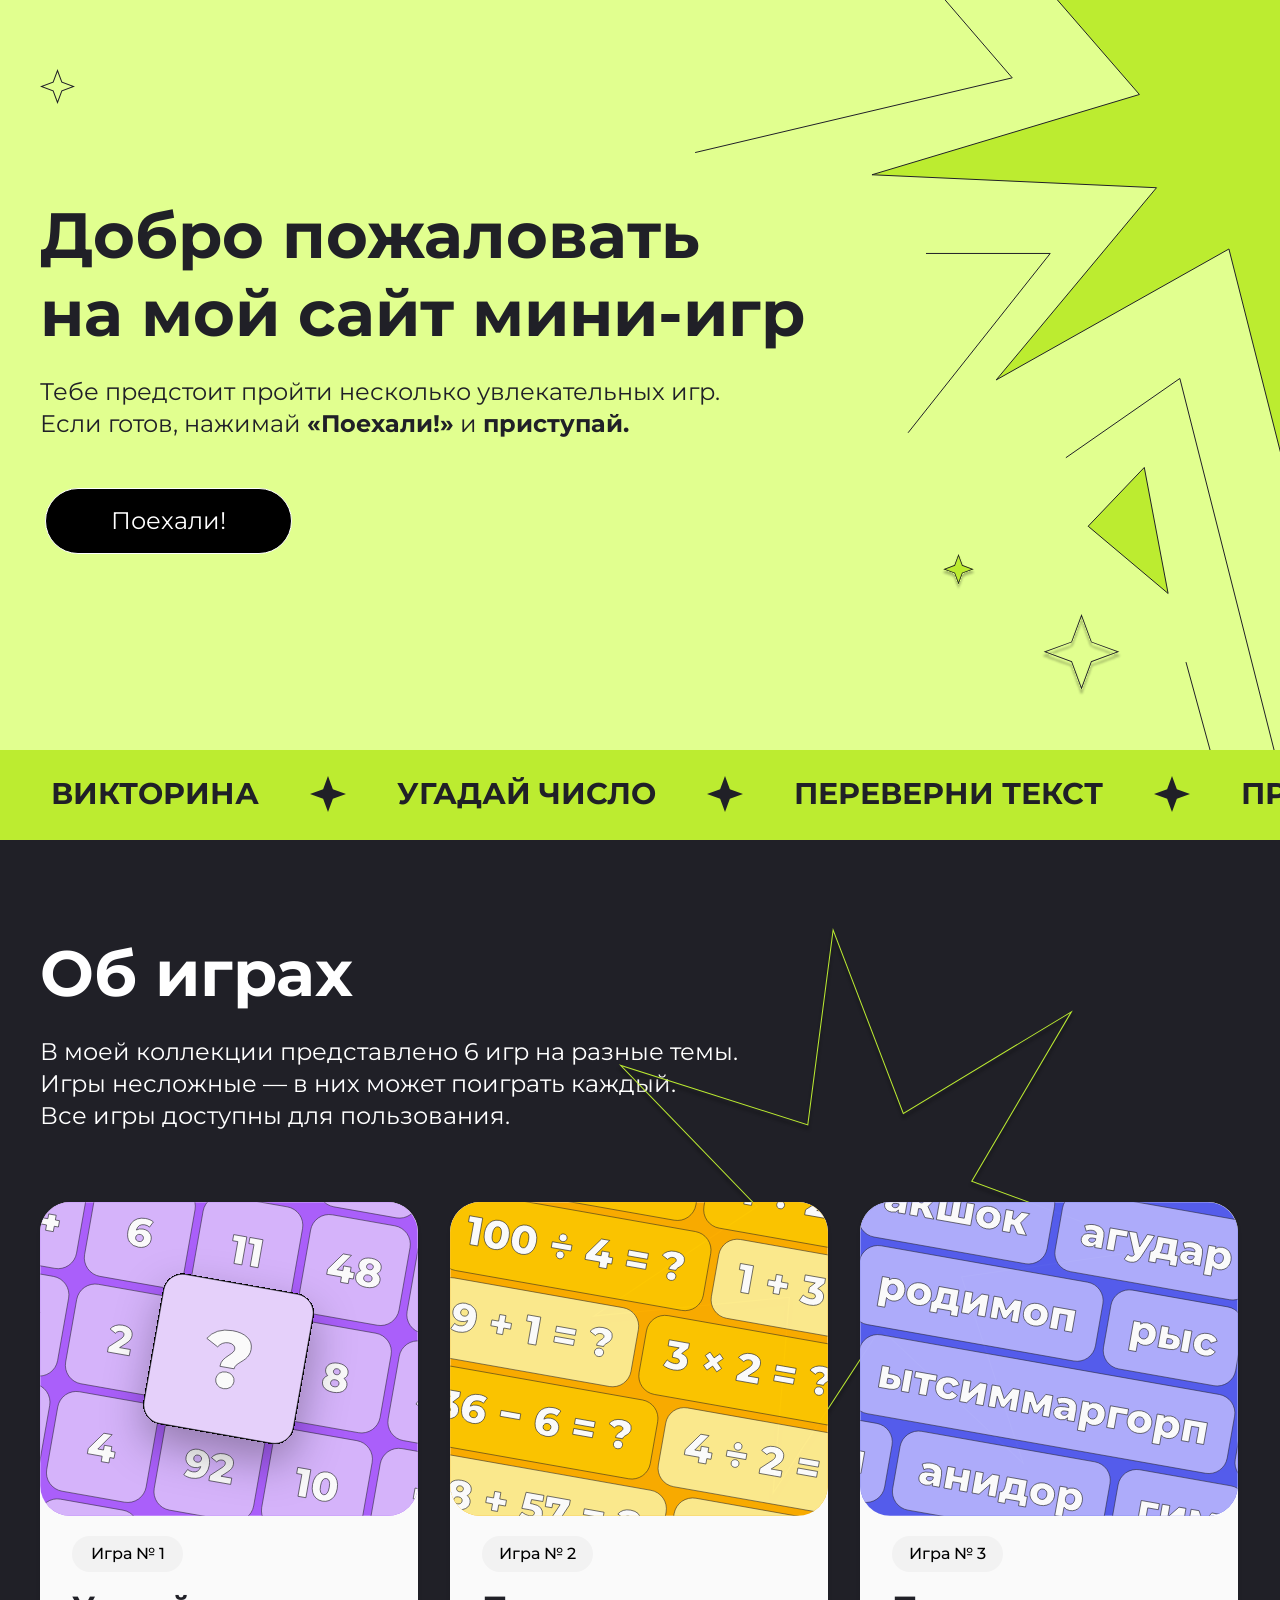
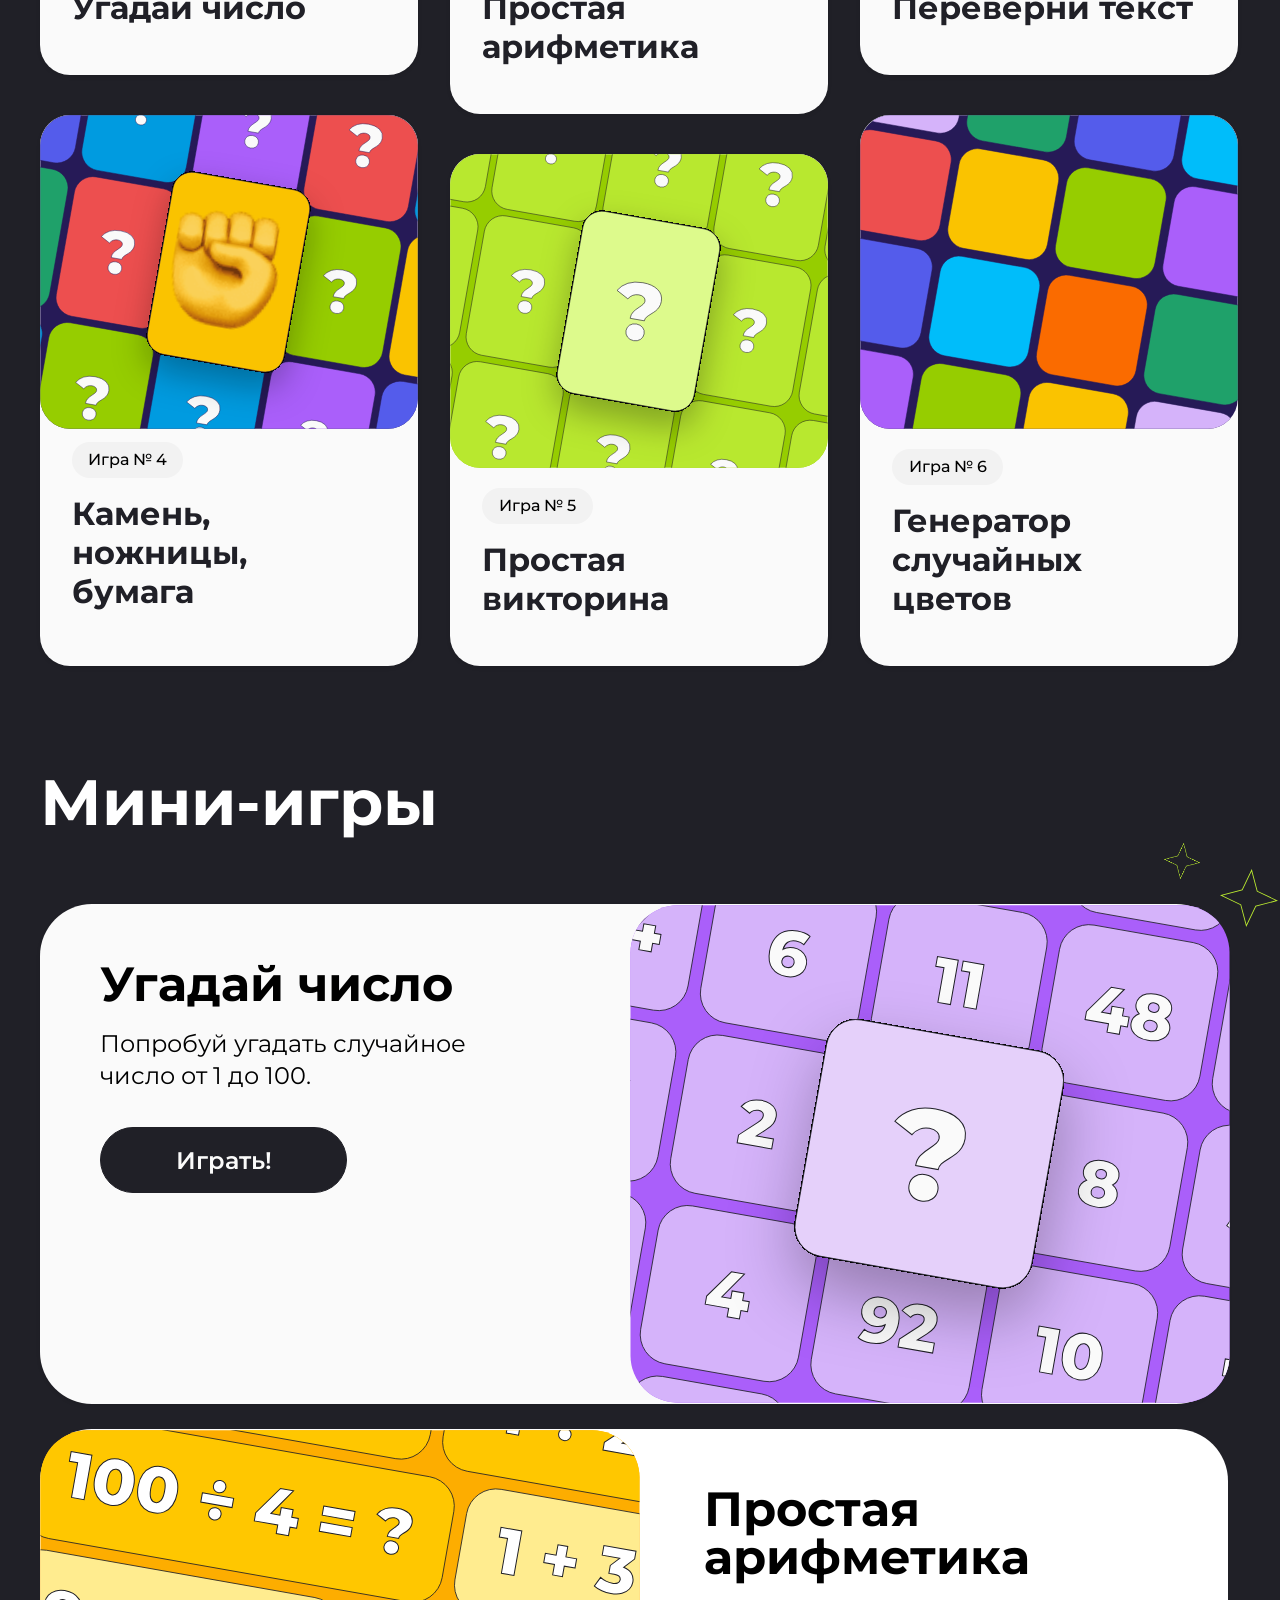
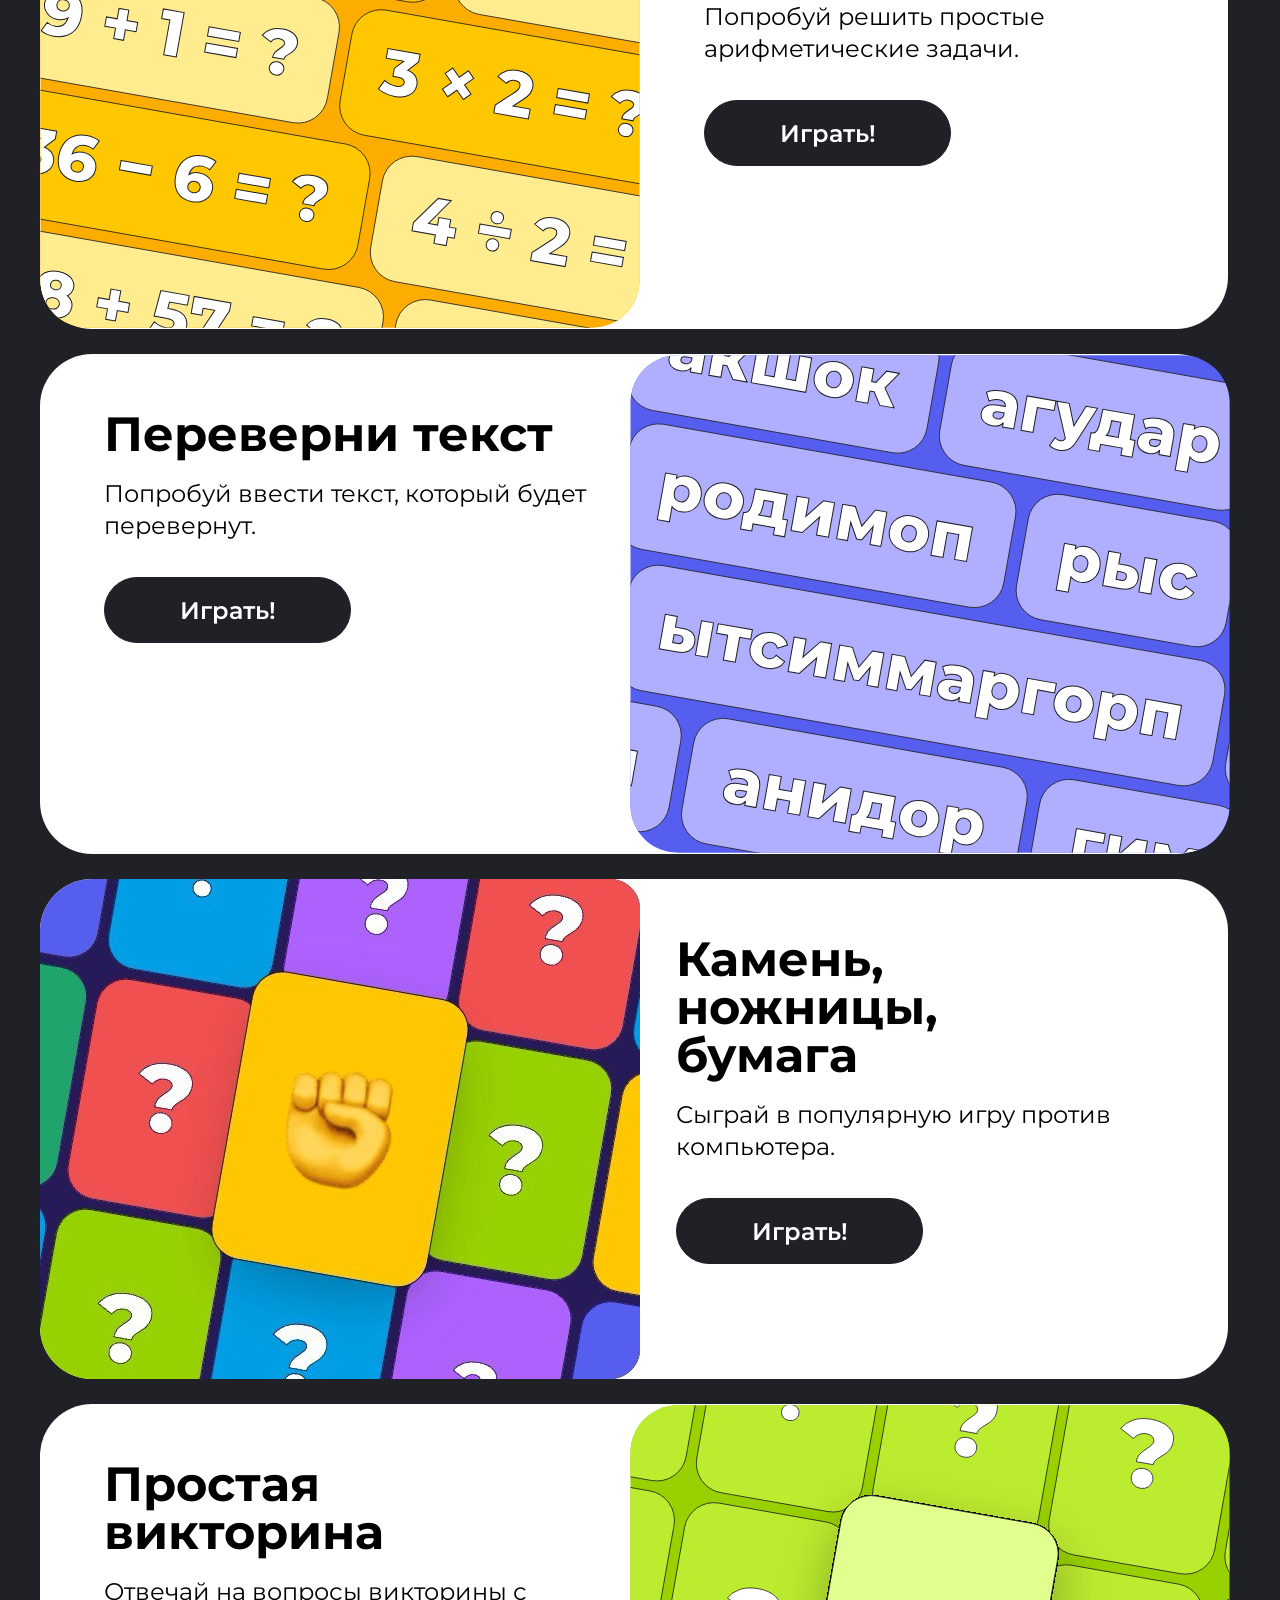
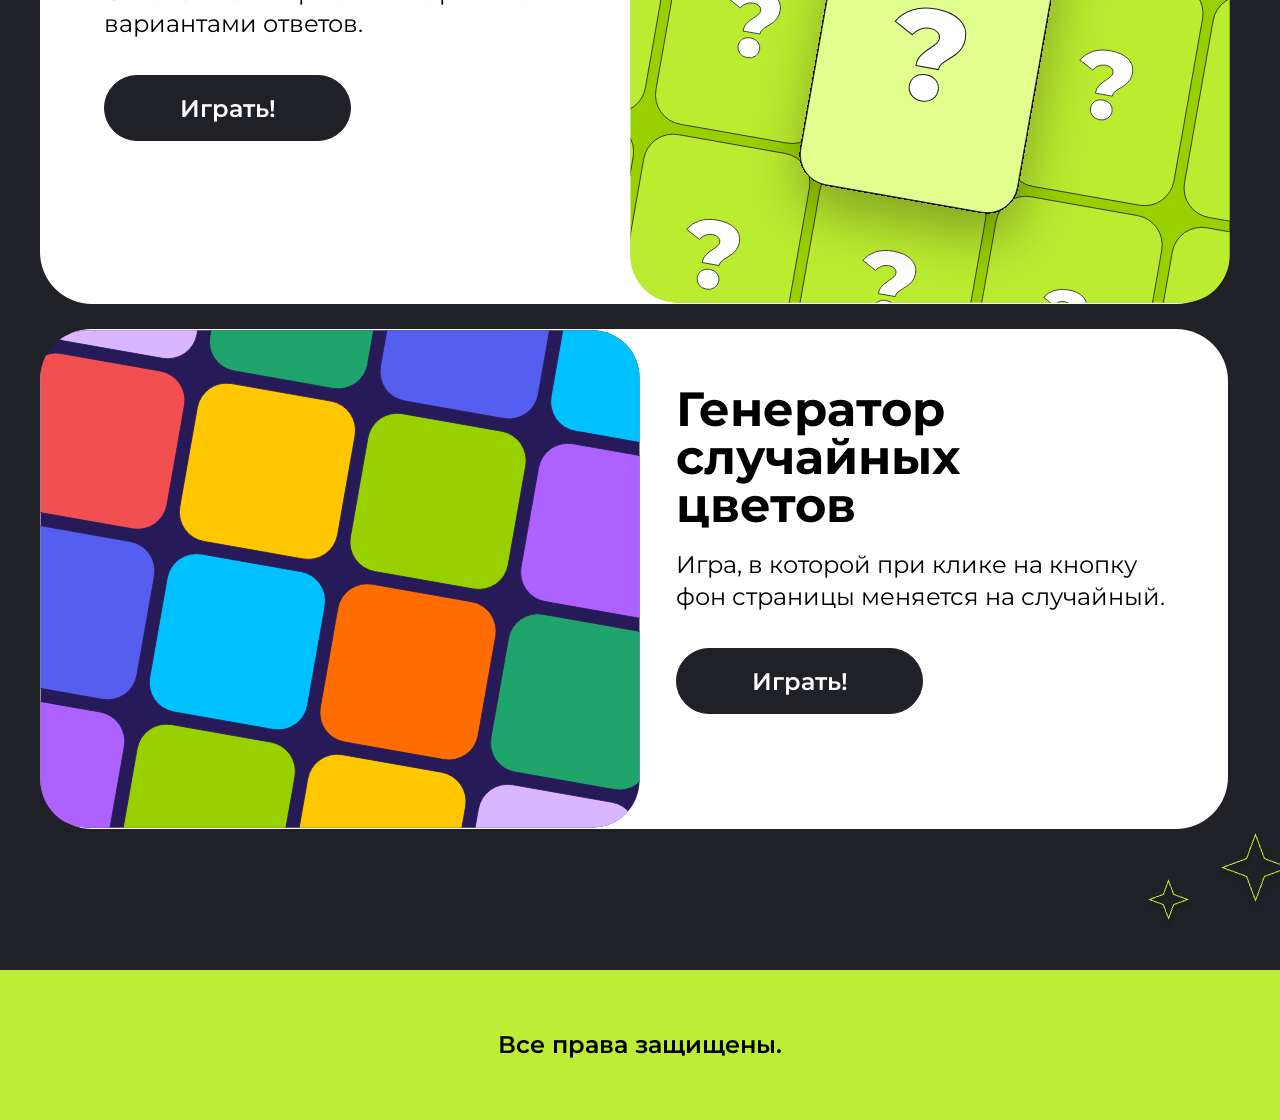
<file: index.html>
<!DOCTYPE html>
<html lang="en">
   <head>
      <meta charset="UTF-8">
      <meta name="viewport" content="width=device-width, initial-scale=1.0">
      <title>Git</title>
      <link href="https://fonts.googleapis.com/css2?family=Montserrat:ital,wght@0,100..900;1,100..900&family=Roboto+Mono:ital,wght@0,100..700;1,100..700&family=Roboto:ital,wght@0,100..900;1,100..900&display=swap" rel="stylesheet">
      <link rel="stylesheet" href="style.css">
   </head>
   <body>
      <script> src="tasks.js"</script>
      <script src="script1.js"></script>
      <script src="script2.js"></script>
      <script src="script3.js"></script>
      <script src="script4.js"></script>
      <script src="script5.js"></script>
      <script src="script6.js"></script>
      <header class="header center">
         <div class="double-star">
         <a class="header-star"><img class="star__upper_left" src="img/star1.svg" alt="star2"></a>
         <a class="header-star"><img class="star__lower_left" src="img/star2.svg" alt="star2"></a>
         </div>
         <h1 class="header__text_big">Добро пожаловать <br/>на мой сайт мини-игр</h1>
         <p class="header__text_little">Тебе предстоит пройти несколько увлекательных игр. <br/>Если готов, нажимай <b>«Поехали!»</b> и <b>приступай.</b> </p>
         <a href="#game"> 
         <button class="header-button" > Поехали! </button>
         </a>
         <a class="header-star" ><img class="star__upper_right" src="img/Star3.svg" alt="star2"></a>
         <a class="header-star" ><img class="star__lower_right" src="img/Star4.svg" alt="star2"></a>
      </header>
      <section class="header1-tape" id="scrollContainer">
         <div   class="header-game" >
            <a class="header-tape__item">ВИКТОРИНА</a>
            <img class="header-tape__game" src="img/Star.svg" alt="Иконка звезды">
            <a class="header-tape__item">УГАДАЙ ЧИСЛО</a>
            <img class="header-tape__game" src="img/Star.svg" alt="Иконка звезды">
            <a class="header-tape__item">ПЕРЕВЕРНИ ТЕКСТ</a>
            <img class="header-tape__game" src="img/Star.svg" alt="Иконка звезды">
            <a class="header-tape__item">ПРОСТАЯ АРИФМЕТИКА</a>
            <img class="header-tape__game" src="img/Star.svg" alt="Иконка звезды">
            <a class="header-tape__item">КАМЕНЬ, НОЖНИЦЫ, БУМАГА</a>
            <img class="header-tape__game" src="img/Star.svg" alt="Иконка звезды">
            <a class="header-tape__item">ГЕНЕРАТОР СЛУЧАЙНЫХ ЦВЕТОВ</a>
            <img class="header-tape__game" src="img/Star.svg" alt="Иконка звезды">
            <a class="header-tape__item">ВИКТОРИНА</a>
            <img class="header-tape__game" src="img/Star.svg" alt="Иконка звезды">
            <a class="header-tape__item">УГАДАЙ ЧИСЛО</a>
            <img class="header-tape__game" src="img/Star.svg" alt="Иконка звезды">
            <a class="header-tape__item">ПЕРЕВЕРНИ ТЕКСТ</a>
            <img class="header-tape__game" src="img/Star.svg" alt="Иконка звезды">
            <a class="header-tape__item">ПРОСТАЯ АРИФМЕТИКА</a>
            <img class="header-tape__game" src="img/Star.svg" alt="Иконка звезды">
            <a class="header-tape__item">КАМЕНЬ,НОЖНИЦЫ,БУМАГА</a>
            <img class="header-tape__game" src="img/Star.svg" alt="Иконка звезды">
            <a class="header-tape__item">ГЕНЕРАТОР СЛУЧАЙНЫХ ЦВЕТОВ</a>
            <img class="header-tape__game" src="img/Star.svg" alt="Иконка звезды">
         </div>
      </section>
      <section class="module__game center" id="game">
         <div class="module__game_cart">
            <h2 class="module__game_title" >Об играх</h2>
            <p class="modile__description_game" >В моей коллекции представлено 6 игр на разные темы.<br/> Игры несложные — в них может поиграть каждый.<br/>
               Все игры доступны для пользования.
            </p>
         </div>
         <img class="module__star_lower" src="img/Star11.svg" alt="star2">
         <img class="module__star_upper" src="img/Star10.svg" alt="star2">
         <img class="module__star_big" src="img/Star12.svg" alt="star2">
         <div class="cart" >
            <div class="cart__left">
               <a href="#igra1" class="scrol" >
                  <article class="cart__left_upper">
                     <img class="cart-img4"  src="img/k1.svg" class=" cart__drawing" alt="star2" >
                     <p class="cart__number">Игра № 1</p>
                     <h3 class="cart__name">Угадай число</h3>
                  </article>
               </a>
               <a href="#igra4" class="scrol">
                  <article class="cart__left_lower">
                     <img class="cart-img4"  src="img/k4.svg"   class="cart__drawing"  alt="star2"  > 
                     <img class="cart-img4-1"  src="img/f.png"  alt="kul" >  
                     <p class="cart__numbera">Игра № 4</p>
                     <h3 class="cart__name">Камень,<br/>ножницы,<br/>бумага</h3>
                  </article>
               </a>
            </div>
            <div class="cart__center" >
               <a href="#igra2">
                  <article class="cart__center_upper">
                     <img class="cart-img2" src="img/k2.svg"class="cart__drawing" alt="star2">
                     <p class="cart__number">Игра № 2</p>
                     <h3 class="cart__name">Простая арифметика</h3>
                  </article>
               </a>
               <a href="#igra5">
                  <article class="cart__center_lower">
                     <img class="cart-img5" src="img/k5.svg" class="cart__drawing" alt="star2">
                     <p class="cart__number">Игра № 5</p>
                     <h3 class="cart__name">Простая <br/>викторина</h3>
                  </article>
               </a>
            </div>
            <div class="cart__right">
               <a href="#igra3">
                  <article class="cart__right_upper">
                     <img class="cart-img3" src="img/k3.svg"  src="img/k3.svg" alt="star2" >
                     <p class="cart__number">Игра № 3</p>
                     <h3 class="cart__name">Переверни текст</h3>
                  </article>
               </a>
               <a href="#igra6">
                  <article class="cart__right_lower">
                     <img class="cart-img6" src="img/k6.svg"  class="cart__drawing" alt="star2">
                     <p class="cart__number">Игра № 6</p>
                     <h3 class="cart__name">Генератор <br/> случайных<br/> цветов</h3>
                  </article>
               </a>
            </div>
         </div>
      </section>
      <section class="product center" id="game-6" >
         <h3 class="product__title">Мини-игры</h3>
         <img class="product__star_big" src="img/star21.svg" alt="star2">
         <img class="product__star_little" src="img/Starb2.png" alt="star2">
         <div class="product__game">
         <article class="product-game product-game_number" id="igra1">
            <a class="product-game__picture" href="#"><img class="game-img1" src="img/k1.svg" alt="star2"></a>
            <div class="product-game__field">
               <h4 class="product-game__title"><b>Угадай число</b></h4>
               <p class="product-game__description">Попробуй угадать случайное число от 1 до 100.</p>
               <button onclick="startGame1();" class="button-play">Играть!</button>
            </div>
         </article>
         <article class="product-game_arithmetic" id="igra2">
            <a class="product__game_picture" href="#"><img class="game-img2" src="img/k2.svg" alt="star2"></a>
            <div class="product-game__arithmetic">
               <h4 class="product-game__title"><b>Простая арифметика</b></h4>
               <p  class="product-game__description">Попробуй решить простые арифметические задачи.</p>
               <button onclick="playGame1();" class="button-play">Играть!</button>
            </div>
         </article>
         <article class="product-game_text" id="igra3">
            <a class="product-game__picture" href="#"><img class="game-img1" src="img/k3.svg" alt="star2"></a>
            <div class="product-game__text">
               <h4 class="product-game__title"><b>Переверни текст</b></h4>
               <p class="product-game__description">Попробуй ввести текст, который будет перевернут.</p>
               <button onclick="playReverseGame();" class="button-play">Играть!</button>
            </div>
         </article>
         <article class="product-game_stone" id="igra5">
            <a class="product-game__picture" href="#"><img class="game-img2" src="img/k5.jpg" alt="star2"></a>
            <div class="product-game__stone">
               <h4 class="product-game__title"><b>Камень,<br>ножницы,<br> бумага</b></h4>
               <p class="product-game__description">Сыграй в популярную игру против компьютера.</p>
               <button onclick="playGame();"  class="button-play">Играть!</button>
            </div>
         </article>
         <article class="product-game_vectoring" id="igra4">
            <a class="product-game__picture" href="#"><img class="game-img1" src="img/k5.svg" alt="star2"></a>
            <div class="product-game__vectorihg">
               <h4 class="product-game__title"><b>Простая <br>викторина</b></h4>
               <p class="product-game__description">Отвечай на вопросы викторины с вариантами ответов.</p>
               <button onclick="startQuiz();"  class="button-play">Играть!</button>
            </div>
         </article>
         <article class="product-game_generator" id="igra6">
            <a class="product__game_picture" href="#">
            <img class="game-img2" src="img/k6.svg" alt="star2">
            </a>
            <div class="product-game__generator">
               <h4 class="product-game__title"><b>Генератор<br> случайных<br> цветов</b></h4>
               <p class="product-game__description">Игра, в которой при клике на кнопку фон страницы меняется на случайный.</p>
               <button onclick="changeBackground();"  class="button-play">Играть!</button>
            </div>
         </article>
         </div>
         <img class="product__button_little" src="img/Starb3.png" alt="star2">
         <img class="product__button_big" src="img/Starb4.png" alt="star2">
      </section>
      <footer class="footer">
         <p class="footer__description">Все права защищены.</p>
      </footer>
   </body>
</html>
</file>
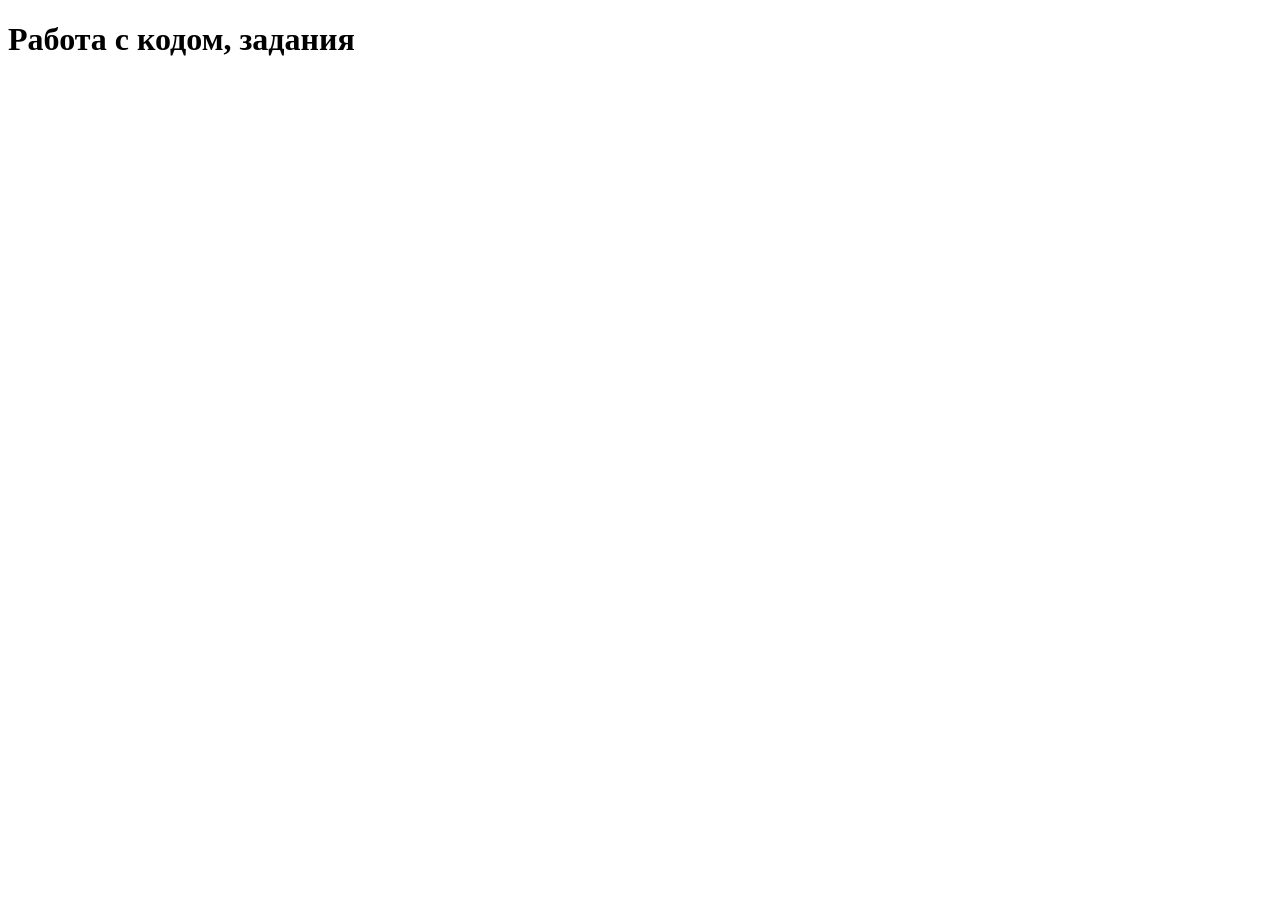
<file: tasks.html>
<!DOCTYPE html>
<html lang="en">
<head>
    <meta charset="UTF-8">
    <meta name="viewport" content="width=device-width, initial-scale=1.0">
    <title>JS</title>
</head>
<body>
    <h1>Работа с кодом, задания</h1>
    <script src="./tasks.js"></script>
</body>
</html>
</file>
<file: style.css>
@charset "UTF-8";
* {
  margin: 0;
  padding: 0;
}

body {
  font-family: "Montserrat", sans-serif;
}

a {
  text-decoration: none;
}

.center {
  padding-left: calc(50% - 600px);
  padding-right: calc(50% - 600px);
}

.header {
  background-color: #e1ff8f;
  height: 900px;
  background-repeat: no-repeat;
  background-image: url(img/Group1.svg);
  background-position: calc(100% + 489px) calc(0% - 334px);
  block-size: 750px;
}

.header__text_big {
  color: #202027;
  font-family: Montserrat;
  font-size: 64px;
  font-weight: 700;
  line-height: 78px;
  padding-top: 196px;
}

.header__text_little {
  color: #202027;
  font-family: Montserrat;
  font-size: 24px;
  font-weight: 400;
  line-height: 32px;
  margin-top: 24px;
}

.header-button {
  display: table;
  background: black;
  text-align: center;
  border: 1px solid #fff;
  -webkit-box-sizing: border-box;
          box-sizing: border-box;
  border-radius: 60px;
  margin-top: 18px;
  height: 66px;
  width: 247px;
  font-size: 16px;
  font-weight: 400;
  line-height: 50px;
  margin-left: 5px;
  font-size: 24px;
  margin-top: 48px;
  color: #fff;
  font-family: Montserrat;
}

.header-button:hover {
  background: white;
  text-align: center;
  border: 1px solid #202027;
  color: black;
}

.star__lower_left {
  position: absolute;
  display: -webkit-box;
  display: -ms-flexbox;
  display: flex;
  margin-top: 94px;
  right: 1600px;
}

.star__upper_left {
  position: absolute;
  margin-top: 69px;
}

.star__upper_right {
  position: absolute;
  margin-left: 900px;
  width: 37px;
}

.star__lower_right {
  position: absolute;
  margin-left: 1000px;
  margin-top: 60px;
  width: 83px;
}

.module__game {
  background-color: #202027;
  position: relative;
  height: 1500px;
  padding-bottom: 30px;
}

.module__game_title {
  color: white;
  font-family: Montserrat;
  font-size: 64px;
  font-weight: 700;
  line-height: 78px;
  text-align: left;
  padding-top: 94px;
}

.modile__description_game {
  color: white;
  font-family: Montserrat;
  font-size: 24px;
  font-weight: 400;
  line-height: 32px;
  text-align: left;
  margin-top: 24px;
}

.cart__left_lower {
  background-color: #fff;
  width: 378px;
  border-radius: 30px;
  height: 551px;
  -webkit-transform: scale(1);
          transform: scale(1);
  -webkit-transition: ls;
  transition: ls;
  margin-top: 40px;
}

.cart__left_upper {
  background-color: #fff;
  width: 378px;
  border-radius: 30px;
  height: 473px;
  -webkit-transform: scale(1);
          transform: scale(1);
  -webkit-transition: ls;
  transition: ls;
  margin-top: 30px;
}

.cart__center_upper {
  background-color: #fff;
  width: 378px;
  border-radius: 30px;
  height: 512px;
  -webkit-transform: scale(1);
          transform: scale(1);
  -webkit-transition: ls;
  transition: ls;
  margin-top: 30px;
}

.cart__center_lower {
  background-color: #fff;
  width: 378px;
  border-radius: 30px;
  -webkit-transform: scale(1);
          transform: scale(1);
  -webkit-transition: ls;
  transition: ls;
  height: 512px;
  margin-top: 40px;
}

.cart__right_upper {
  background-color: #fff;
  width: 378px;
  border-radius: 30px;
  height: 473px;
  -webkit-transform: scale(1);
          transform: scale(1);
  -webkit-transition: ls;
  transition: ls;
  margin-top: 30px;
}

.cart__right_lower {
  background-color: #fff;
  width: 378px;
  margin-top: 10px;
  border-radius: 30px;
  height: 551px;
  -webkit-transform: scale(1);
          transform: scale(1);
  -webkit-transition: ls;
  transition: ls;
  margin-top: 40px;
}

.cart__right_lower:hover {
  background-color: #fff;
  width: 378px;
  margin-top: 10px;
  border-radius: 30px;
  height: 551px;
  -webkit-transform: scale(1.1);
          transform: scale(1.1);
  -webkit-transition: ls;
  transition: ls;
  margin-top: 40px;
}

.cart__right_upper:hover {
  background-color: #fff;
  width: 378px;
  border-radius: 30px;
  height: 473px;
  -webkit-transform: scale(1.1);
          transform: scale(1.1);
  -webkit-transition: ls;
  transition: ls;
  margin-top: 30px;
}

.cart__left_upper:hover {
  background-color: #fff;
  width: 378px;
  border-radius: 30px;
  -webkit-transform: scale(1.1);
          transform: scale(1.1);
  -webkit-transition: ls;
  transition: ls;
}

.cart__left_lower:hover {
  background-color: #fff;
  width: 378px;
  border-radius: 30px;
  -webkit-transform: scale(1.1);
          transform: scale(1.1);
  -webkit-transition: ls;
  transition: ls;
}

.cart__center_upper:hover {
  background-color: #fff;
  width: 378px;
  border-radius: 30px;
  -webkit-transform: scale(1.1);
          transform: scale(1.1);
  -webkit-transition: ls;
  transition: ls;
}

.cart__center_lower:hover {
  background-color: #fff;
  width: 378px;
  border-radius: 30px;
  -webkit-transform: scale(1.1);
          transform: scale(1.1);
  -webkit-transition: ls;
  transition: ls;
  height: 512px;
}

.cart-hugev:hover {
  background-color: #fff;
  width: 378px;
  border-radius: 30px;
  -webkit-transform: scale(1.1);
          transform: scale(1.1);
  -webkit-transition: ls;
  transition: ls;
}

.cart__number {
  margin-left: 32px;
  margin-top: 16px;
  background: #f7f7f7;
  width: 111px;
  height: 36px;
  border-radius: 52.58px;
  font-family: Montserrat;
  text-align: center;
  font-weight: 500;
  line-height: 35px;
  color: black;
}

.cart__drawing {
  border-radius: 52.58px;
  color: #202027;
  font-size: 16px;
  font-weight: 500;
  line-height: 35px;
  width: 108px;
  height: 36px;
  margin-top: 8px;
  text-align: center;
}

.cart__name {
  color: #202027;
  font-family: Montserrat;
  font-size: 32px;
  font-weight: 700;
  line-height: 39px;
  letter-spacing: 0px;
  text-align: left;
  margin-left: 32px;
  margin-top: 16px;
  margin-bottom: 20px;
}

.cart {
  margin-top: 40px;
  display: -webkit-box;
  display: -ms-flexbox;
  display: flex;
  gap: 32px;
}

.module__star_big {
  position: absolute;
  -webkit-transform: scale(1);
          transform: scale(1);
  -webkit-transition: ls;
  transition: ls;
  right: 118px;
  top: 88px;
}

.module__star_upper {
  position: absolute;
  width: 32px;
  right: 1650px;
  top: 750px;
}

.module__star_lower {
  top: 800px;
  position: absolute;
  width: 55px;
  right: 1600px;
}

.product__title {
  font-family: Montserrat;
  font-size: 64px;
  font-weight: 700;
  line-height: 100%;
  text-align: left;
  color: white;
  margin-bottom: 70px;
}

.button-play {
  width: 247px;
  height: 66px;
  padding: 16px 28px 16px 28px;
  border-radius: 60px 60px 60px 60px;
  background-color: #202027;
  border-color: #202027;
  color: #fff;
  font-family: Montserrat;
  font-size: 24px;
  font-weight: 600;
  line-height: 34.01px;
  text-align: center;
  border: 1px solid #202027;
  margin-top: 25px;
}

.button-play:hover {
  background-color: #fff;
  color: #202027;
  font-family: Montserrat;
}

.product-game__picture {
  border-radius: 30px 30px 30px 30px;
}

.product-game_number {
  background: white;
  width: 1188px;
  height: 500px;
  border-radius: 52px;
  margin-top: 25px;
}

.product-game_arithmetic {
  background: white;
  width: 1188px;
  height: 500px;
  border-radius: 52px;
  margin-top: 25px;
}

.product-game_text {
  background: white;
  width: 1188px;
  height: 500px;
  border-radius: 52px;
  margin-top: 25px;
}

.product-game_vectoring {
  background: white;
  width: 1188px;
  height: 500px;
  border-radius: 52px;
  margin-top: 25px;
}

.product-game_stone {
  background: white;
  width: 1188px;
  height: 500px;
  border-radius: 52px;
  margin-top: 25px;
  overflow: hidden;
}

.product-game_generator {
  background: white;
  width: 1188px;
  height: 500px;
  border-radius: 52px;
  margin-top: 25px;
}

.game-img1 {
  margin-left: 590px;
  width: 600px;
  height: 500px;
}

.game-img2 {
  margin-left: 0px;
  width: 600px;
  height: 500px;
}

.product {
  height: 3400px;
  background-color: #202027;
  position: relative;
}

.product-game__field {
  margin-top: -448px;
  width: 399px;
  height: 228px;
  margin-left: 60px;
}

.product-game__arithmetic {
  margin-top: -448px;
  width: 544px;
  height: 295px;
  margin-left: 664px;
}

.product-game__text {
  margin-top: -448px;
  width: 493px;
  height: 344px;
  margin-left: 64px;
}

.product-game__stone {
  margin-top: -448px;
  width: 515px;
  height: 344px;
  margin-left: 636px;
}

.product-game__vectorihg {
  margin-top: -448px;
  width: 493px;
  height: 344px;
  margin-left: 64px;
}

.product-game__generator {
  margin-top: -448px;
  width: 515px;
  height: 344px;
  margin-left: 636px;
}

.product-game__title {
  margin-bottom: 20px;
  font-family: Montserrat;
  font-size: 48px;
  font-style: bold;
  font-weight: 700;
  line-height: 100%;
  text-align: left;
}

.product-game__description {
  font-family: Montserrat;
  font-size: 24px;
  font-weight: 400;
  line-height: 32px;
  text-align: left;
  margin-bottom: 10px;
}

.rules {
  width: 1919px;
  height: 150px;
  top: 5770px;
  background-color: #BCEC30;
}

.protection {
  font-family: Montserrat;
  font-size: 24px;
  font-weight: 600;
  line-height: 29.26px;
  text-align: center;
  padding-top: 60px;
  color: black;
}

.product__star_big {
  position: absolute;
  margin-left: 1180px;
  margin-top: -35px;
  width: 58px;
}

.product__star_little {
  position: absolute;
  margin-left: 1124px;
  margin-top: -61px;
  width: 36px;
}

.product__button_little {
  position: absolute;
  margin-left: 1104px;
  margin-top: 50px;
}

.product__button_big {
  position: absolute;
  margin-left: 1177px;
  margin-top: 4px;
}

.footer {
  background-color: #BDED35;
  height: 150px;
}

.footer__description {
  color: black;
  font-family: Montserrat;
  font-size: 24px;
  font-weight: 600;
  line-height: 29px;
  letter-spacing: 0px;
  text-align: center;
  padding-top: 60px;
}

.text {
  font-size: 30px;
  color: #0f0f0f;
  margin-top: 30px;
}

.cart-img4-1 {
  margin-left: 110px;
  position: relative;
  top: -240px;
}

.cart__numbera {
  margin-left: 32px;
  margin-top: -146px;
  background: #f7f7f7;
  width: 111px;
  height: 36px;
  border-radius: 52.58px;
  font-family: Montserrat;
  text-align: center;
  font-weight: 500;
  line-height: 35px;
  color: black;
}

.header1-tape {
  position: relative;
  height: 90px;
  background: #bcec30;
}

.header-tape__item {
  color: #202027;
  font-family: Montserrat;
  font-size: 30px;
  font-weight: 700;
  padding-left: 51px;
}

.header-tape__game {
  width: 36px;
  height: 36px;
  padding-left: 51px;
}

.header-game {
  display: -webkit-box;
  display: -ms-flexbox;
  display: flex;
  padding-top: 25px;
  padding-bottom: 25px;
  white-space: nowrap;
  -webkit-box-align: center;
      -ms-flex-align: center;
          align-items: center;
}

#tape {
  white-space: nowrap;
  /* Запрещаем перенос строк */
  position: absolute;
  /* Абсолютное позиционирование */
}

#tape span {
  margin-right: 40px;
  /* Отступ между элементами */
  font-size: 20px;
  /* Размер текста */
}

.header1-tape {
  padding-bottom: 20px;
  /* "задвигаем" scrollbar за границы */
  margin-bottom: -20px;
  /* компенсируем padding */
  overflow-y: hidden;
}

.header-game {
  -webkit-animation: scroll 41s linear infinite;
          animation: scroll 41s linear infinite;
}

.header-tape {
  overflow: hidden;
  position: relative;
}

.scrol {
  scroll-behavior: smooth;
}

.header-button {
  -webkit-transition: background-color 0.2s ease, -webkit-transform 0.2s ease, -webkit-box-shadow 0.2s ease;
  transition: background-color 0.2s ease, -webkit-transform 0.2s ease, -webkit-box-shadow 0.2s ease;
  transition: background-color 0.2s ease, transform 0.2s ease, box-shadow 0.2s ease;
  transition: background-color 0.2s ease, transform 0.2s ease, box-shadow 0.2s ease, -webkit-transform 0.2s ease, -webkit-box-shadow 0.2s ease;
}

.header-button:hover {
  background-color: #fff;
  -webkit-transform: translateY(-1px);
          transform: translateY(-1px);
  -webkit-box-shadow: 0 4px 8px rgba(0, 0, 0, 0.2);
          box-shadow: 0 4px 8px rgba(0, 0, 0, 0.2);
}

.button-play {
  -webkit-transition: background-color 0.2s ease, -webkit-transform 0.2s ease, -webkit-box-shadow 0.2s ease;
  transition: background-color 0.2s ease, -webkit-transform 0.2s ease, -webkit-box-shadow 0.2s ease;
  transition: background-color 0.2s ease, transform 0.2s ease, box-shadow 0.2s ease;
  transition: background-color 0.2s ease, transform 0.2s ease, box-shadow 0.2s ease, -webkit-transform 0.2s ease, -webkit-box-shadow 0.2s ease;
}

.button-play:hover {
  background-color: #fff;
  -webkit-transform: translateY(-1px);
          transform: translateY(-1px);
  -webkit-box-shadow: 0 4px 8px rgba(0, 0, 0, 0.2);
          box-shadow: 0 4px 8px rgba(0, 0, 0, 0.2);
}

/* Базовые стили для всех карточек */
.cart__left_upper, .cart__left_lower,
.cart__center_upper, .cart__center_lower,
.cart__right_upper, .cart__right_lower,
.product-game {
  -webkit-transition: all 0.4s cubic-bezier(0.25, 0.46, 0.45, 0.94);
  transition: all 0.4s cubic-bezier(0.25, 0.46, 0.45, 0.94);
  -webkit-transform: translateY(0) scale(1);
          transform: translateY(0) scale(1);
  -webkit-box-shadow: 0 2px 5px rgba(0, 0, 0, 0.1);
          box-shadow: 0 2px 5px rgba(0, 0, 0, 0.1);
  opacity: 0.98;
}

/* Эффект при наведении на карточки в верхней сетке */
.cart__left_upper:hover, .cart__left_lower:hover,
.cart__center_upper:hover, .cart__center_lower:hover,
.cart__right_upper:hover, .cart__right_lower:hover {
  -webkit-transform: translateY(-8px) scale(1.03);
          transform: translateY(-8px) scale(1.03);
  -webkit-box-shadow: 0 12px 24px rgba(0, 0, 0, 0.15);
          box-shadow: 0 12px 24px rgba(0, 0, 0, 0.15);
  opacity: 1;
}

@-webkit-keyframes scroll {
  0% {
    -webkit-transform: translateX(0);
            transform: translateX(0);
  }
  100% {
    -webkit-transform: translateX(-100%);
            transform: translateX(-100%);
  }
}

@keyframes scroll {
  0% {
    -webkit-transform: translateX(0);
            transform: translateX(0);
  }
  100% {
    -webkit-transform: translateX(-100%);
            transform: translateX(-100%);
  }
}

@media (max-width: 1024px) {
  .center {
    padding-left: calc(50% - 393px);
    padding-right: calc(50% - 393px);
  }
}

@media (max-width: 1024px) and (min-width: 768px) and (max-width: 833px) {
  .center {
    padding-left: 24px;
    padding-right: 24px;
  }
}

@media (max-width: 1024px) {
  .multi-bg-example {
    background-image: url(img/Vector1.svg);
    background-color: #e1ff8f;
    background-repeat: no-repeat;
    background-position: calc(90% + 150px) calc(2% - 110px);
  }
  .header__text_big {
    color: #202027;
    font-family: Montserrat;
    font-size: 60px;
    line-height: 49px;
    text-align: center;
  }
  .header-button {
    display: table;
    background: black;
    text-align: center;
    border: 1px solid #fff;
    -webkit-box-sizing: border-box;
            box-sizing: border-box;
    border-radius: 60px;
    margin-top: 18px;
    height: 66px;
    width: 247px;
    font-size: 16px;
    font-weight: 400;
    line-height: 50px;
    margin-left: 270px;
    font-size: 24px;
    margin-top: 48px;
  }
  .header-button:hover {
    position: static;
    background: #f8f5f5;
    text-align: center;
    border: 1px solid #080808;
    -webkit-box-sizing: border-box;
            box-sizing: border-box;
    border-radius: 60px;
    margin-top: 18px;
    height: 66px;
    width: 247px;
    font-size: 16px;
    font-weight: 400;
    line-height: 50px;
    margin-left: 270px;
    font-size: 24px;
    margin-top: 48px;
  }
  .header__text_little {
    color: #202027;
    font-family: Montserrat;
    font-weight: 400;
    text-align: center;
    font-size: 32px;
  }
  .multi-button:hover {
    background: white;
    text-align: center;
    border: 1px solid #202027;
    color: black;
  }
  .text1 {
    color: #202027;
    font-family: Montserrat;
    font-size: 45px;
    font-weight: 700;
    line-height: 48px;
    padding-top: 196px;
    text-align: center;
  }
  .block {
    color: #202027;
    font-family: Montserrat;
    font-size: 24px;
    font-weight: 400;
    line-height: 32px;
    margin-top: 24px;
    text-align: center;
  }
  .button2 {
    position: absolute;
    font-family: Montserrat;
    background: black;
    text-align: center;
    border: 1px solid #fff;
    -webkit-box-sizing: border-box;
            box-sizing: border-box;
    border-radius: 60px;
    margin-top: 18px;
    height: 55px;
    width: 247px;
    font-size: 16px;
    font-weight: 400;
    line-height: 50px;
    margin-left: 5px;
    font-family: Montserrat;
    font-size: 24px;
    margin-left: 32px;
    margin-top: 48px;
    display: inline-block;
    color: #fff;
    right: 260px;
  }
  .button2:hover {
    background: white;
    text-align: center;
    border: 1px solid #202027;
    color: black;
  }
  .star-sirius {
    position: absolute;
    width: 21px;
    height: 21px;
    right: 560px;
  }
  .star-polaris {
    position: absolute;
    width: 35px;
    height: 35px;
    right: 620px;
    margin-left: 0px;
  }
  .star-antares {
    position: absolute;
    width: 39px;
    height: 41px;
    right: 100px;
    margin-top: 175px;
  }
  .star-arcturus {
    position: absolute;
    width: 18px;
    height: 18px;
    right: 190px;
    margin-top: 150px;
  }
  .star-rigel {
    display: none;
  }
  .star__lower_left {
    position: absolute;
    width: 57px;
    height: 57px;
    right: 620px;
    margin-left: 0px;
    margin-right: 100px;
  }
  .star__upper_left {
    position: absolute;
    width: 35px;
    height: 35px;
    right: 650px;
  }
  .module__game {
    display: none;
  }
  .product-game__field {
    margin-left: 40px;
    margin-top: 29px;
    width: 284px;
    height: 182px;
  }
  .product-game__picture {
    margin-left: -1px;
    width: 343px;
    height: 283px;
  }
  .game-img2 {
    margin-left: -1px;
    width: 343px;
    height: 283px;
  }
  .product-game__arithmetic {
    margin-left: 40px;
    margin-top: 29px;
    width: 284px;
    height: 182px;
  }
  .product-game__text {
    margin-left: 40px;
    margin-top: 29px;
    width: 284px;
    height: 182px;
  }
  .product-game__vectorihg {
    margin-left: 40px;
    margin-top: 29px;
    width: 284px;
    height: 182px;
  }
  .product-game__stone {
    margin-left: 40px;
    margin-top: 29px;
    width: 284px;
    height: 182px;
  }
  .product-game__generator {
    margin-left: 40px;
    margin-top: 29px;
    width: 284px;
    height: 182px;
  }
  .product-game__title {
    color: #202027;
    font-family: Montserrat;
    font-size: 32px;
    font-weight: 700;
    line-height: 39px;
    letter-spacing: 0px;
    text-align: left;
    margin-bottom: 10px;
    width: 284px;
  }
  .product-game__description {
    color: black;
    font-family: Montserrat;
    font-size: 16px;
    font-weight: 400;
    line-height: 20px;
    letter-spacing: 0px;
    text-align: left;
    width: 275px;
  }
  .game-img2 {
    margin-left: -1px;
    width: 343px;
    height: 283px;
  }
  .product-game_number {
    background-color: #fff;
    width: 343px;
    border-radius: 28px;
    height: 527px;
  }
  .product-game_arithmetic {
    background-color: #fff;
    width: 343px;
    border-radius: 28px;
    height: 561px;
  }
  .game-img1 {
    margin-left: -1px;
    width: 343px;
    height: 283px;
  }
  .product-game_text {
    background-color: #fff;
    width: 343px;
    border-radius: 28px;
    height: 566px;
  }
  .product-game_vectoring {
    background-color: #fff;
    width: 343px;
    border-radius: 28px;
    height: 528px;
  }
  .product-game_stone {
    background-color: #fff;
    width: 343px;
    border-radius: 28px;
    height: 606px;
  }
  .product-game_generator {
    background-color: #fff;
    width: 343px;
    border-radius: 28px;
    height: 626px;
  }
  .product__button_big {
    display: none;
  }
  .product__star_big {
    display: none;
  }
  .product__star_little {
    display: none;
  }
  .product__button_little {
    display: none;
  }
  .star__upper_right {
    position: absolute;
    width: 48px;
    right: 100px;
  }
  .star__lower_right {
    position: absolute;
    width: 89px;
    height: 71px;
    right: 50px;
  }
  .header {
    background-image: url(img/Vector1.svg);
    background-color: #e1ff8f;
    background-repeat: no-repeat;
    background-position: calc(95% + 120px) calc(2% - 110px);
  }
  .product {
    height: 3740px;
  }
}

@media (max-width: 756px) {
  .center {
    padding-left: 16px;
    padding-right: 16px;
  }
  .header-button {
    display: table;
    background: black;
    text-align: center;
    border: 1px solid #fff;
    -webkit-box-sizing: border-box;
            box-sizing: border-box;
    border-radius: 60px;
    margin-top: 18px;
    height: 66px;
    width: 285px;
    font-size: 16px;
    font-weight: 400;
    line-height: 50px;
    margin-left: 50px;
    font-size: 24px;
    margin-top: 48px;
    display: inline-block;
    color: #fff;
    font-family: Montserrat;
  }
  .header-button:hover {
    position: static;
    background: #f8f5f5;
    text-align: center;
    border: 1px solid #080808;
    -webkit-box-sizing: border-box;
            box-sizing: border-box;
    border-radius: 60px;
    margin-top: 18px;
    height: 66px;
    width: 247px;
    font-size: 16px;
    font-weight: 400;
    line-height: 50px;
    margin-left: 50px;
    font-size: 24px;
    margin-top: 48px;
    display: inline-block;
    color: #0f0f0f;
  }
  .star__lower_left {
    position: absolute;
    display: -webkit-box;
    display: -ms-flexbox;
    display: flex;
    margin-top: 94px;
  }
  .header {
    background-image: url(img/Vector1.svg);
    background-color: #e1ff8f;
    background-repeat: no-repeat;
    background-position: calc(90% + 120px) calc(2% - 110px);
  }
  .header__text_big {
    color: #202027;
    font-family: Montserrat;
    font-size: 40px;
    line-height: 49px;
    text-align: center;
  }
  .header__text_little {
    color: #202027;
    font-family: Montserrat;
    font-size: 16px;
    font-weight: 400;
    line-height: 20px;
    letter-spacing: 0px;
    text-align: center;
  }
  .multi-button:hover {
    background: white;
    text-align: center;
    border: 1px solid #202027;
    color: black;
  }
  .star__upper_left {
    position: absolute;
    width: 21px;
    height: 21px;
    right: 260px;
  }
  .star__lower_left {
    position: absolute;
    width: 35px;
    height: 35px;
    right: 620px;
    margin-left: 0px;
    margin-right: -300px;
  }
  .star__upper_right {
    position: absolute;
    width: 18px;
    height: 18px;
    margin-left: 280px;
    margin-top: 150px;
  }
  .star__lower_right {
    position: absolute;
    width: 39px;
    height: 41px;
    margin-left: 310px;
    margin-top: 175px;
  }
  .product__title {
    color: white;
    font-family: Montserrat;
    font-size: 40px;
    line-height: 49px;
    letter-spacing: 0px;
    text-align: left;
    padding-top: 50px;
    padding-left: 25px;
  }
  .module__game {
    display: none;
  }
  .product {
    height: 3740px;
    padding-bottom: 50px;
  }
  .product__game {
    display: -webkit-box;
    display: -ms-flexbox;
    display: flex;
    -webkit-box-orient: vertical;
    -webkit-box-direction: normal;
        -ms-flex-direction: column;
            flex-direction: column;
    -webkit-box-align: center;
        -ms-flex-align: center;
            align-items: center;
  }
  .product-game_number {
    background-color: #fff;
    width: 340px;
    border-radius: 28px;
    height: 527px;
  }
  .product-game_arithmetic {
    background-color: #fff;
    width: 340px;
    border-radius: 28px;
    height: 561px;
  }
  .game-img1 {
    margin-left: -1px;
    width: 343px;
    height: 283px;
  }
  .product-game_text {
    background-color: #fff;
    width: 340px;
    border-radius: 28px;
    height: 566px;
  }
  .product-game_vectoring {
    background-color: #fff;
    width: 340px;
    border-radius: 28px;
    height: 568px;
  }
  .product-game_stone {
    background-color: #fff;
    width: 340px;
    border-radius: 28px;
    height: 606px;
  }
  .product-game_generator {
    background-color: #fff;
    width: 340px;
    border-radius: 28px;
    height: 626px;
  }
  .product-game__field {
    margin-left: 40px;
    margin-top: 29px;
    width: 284px;
    height: 182px;
  }
  .product-game__picture {
    margin-left: -1px;
    width: 343px;
    height: 283px;
  }
  .game-img2 {
    margin-left: -1px;
    width: 343px;
    height: 283px;
  }
  .product-game__arithmetic {
    margin-left: 40px;
    margin-top: 29px;
    width: 284px;
    height: 182px;
  }
  .product-game__text {
    margin-left: 40px;
    margin-top: 29px;
    width: 284px;
    height: 182px;
  }
  .product-game__vectorihg {
    margin-left: 40px;
    margin-top: 29px;
    width: 340px;
    height: 568px;
  }
  .product-game__stone {
    margin-left: 40px;
    margin-top: 29px;
    width: 284px;
    height: 182px;
  }
  .product-game__generator {
    margin-left: 40px;
    margin-top: 29px;
    width: 284px;
    height: 182px;
  }
  .product-game__title {
    color: #202027;
    font-family: Montserrat;
    font-size: 32px;
    font-weight: 700;
    line-height: 39px;
    letter-spacing: 0px;
    text-align: left;
    margin-bottom: 10px;
    width: 284px;
  }
  .product-game__description {
    color: black;
    font-family: Montserrat;
    font-size: 16px;
    font-weight: 400;
    line-height: 20px;
    letter-spacing: 0px;
    text-align: left;
    width: 275px;
  }
  .product__button_big {
    display: none;
  }
  .product__star_big {
    display: none;
  }
  .product__star_little {
    display: none;
  }
  .product__button_little {
    display: none;
  }
  .star__upper_right {
    position: absolute;
    width: 18px;
    height: 18px;
    right: 100px;
  }
  .star__lower_right {
    position: absolute;
    width: 39px;
    height: 41px;
    right: 50px;
  }
  .button-play {
    width: 285px;
    height: 55px;
    padding: 16px 28px 16px 28px;
    border-radius: 60px 60px 60px 60px;
    background-color: #202027;
    border-color: #202027;
    font-family: Montserrat;
    line-height: 34.01px;
    text-align: center;
    border: 1px solid #202027;
    color: white;
    font-family: Montserrat;
    font-size: 16px;
    font-weight: 600;
    line-height: 141.69%;
    text-align: center;
    margin-left: -15px;
  }
  .footer {
    height: 100px;
  }
  .footer__description {
    height: 20px;
    left: 93px;
    padding-top: 35px;
    font-size: 16px;
  }
}
/*# sourceMappingURL=style.css.map */
</file>
